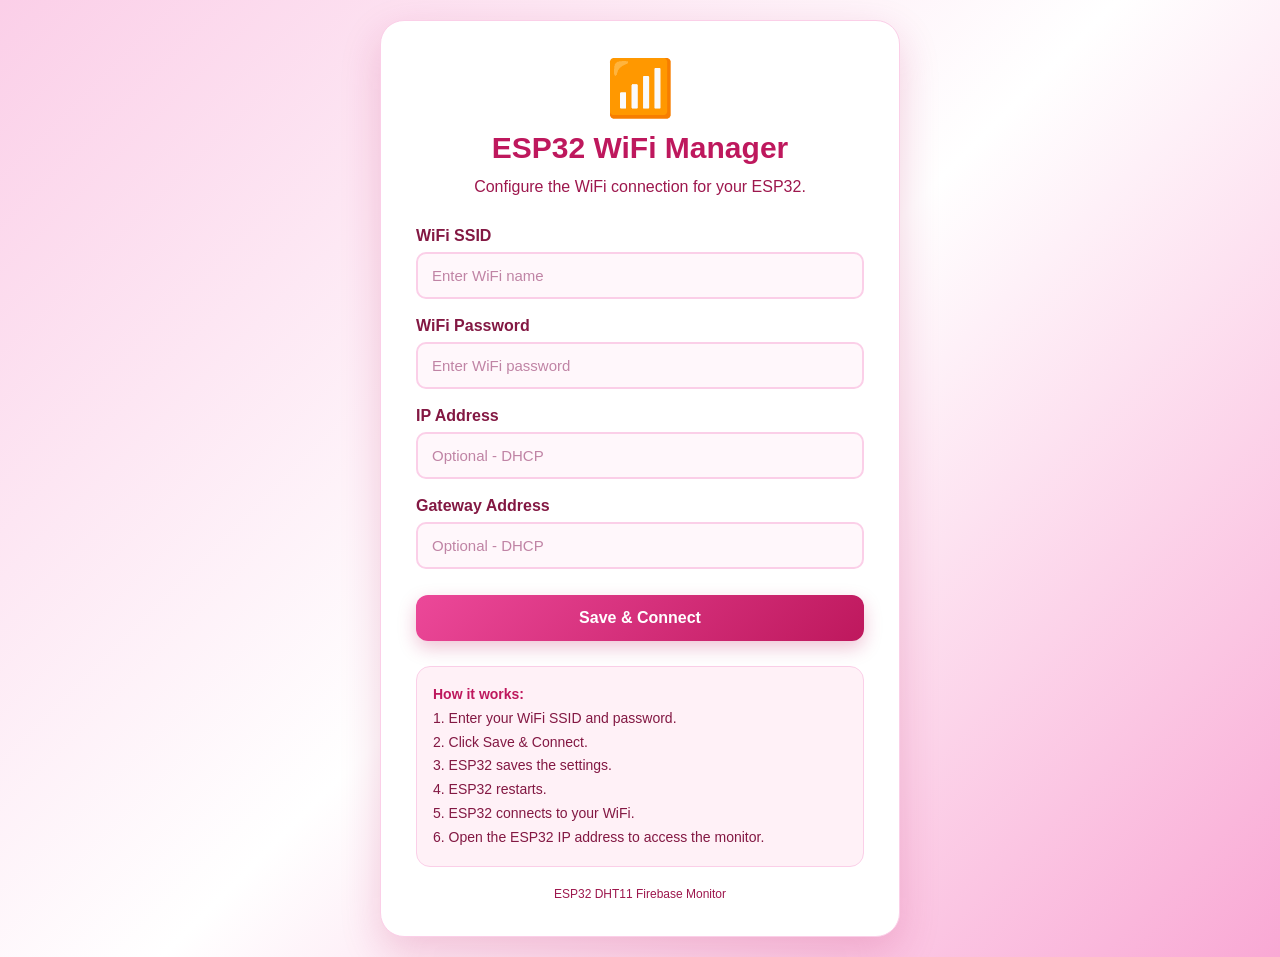
<file: wifimanager.html>
<!DOCTYPE html>
<html lang="en">

<head>

<meta charset="UTF-8">

<meta
    name="viewport"
    content="width=device-width, initial-scale=1.0"
>

<title>ESP32 WiFi Manager</title>

<style>

* {
    box-sizing: border-box;
}

body {

    margin: 0;

    min-height: 100vh;

    display: flex;

    justify-content: center;

    align-items: center;

    padding: 20px;

    font-family:
        Arial,
        Helvetica,
        sans-serif;

    background:
        linear-gradient(
            135deg,
            #fbcfe8,
            #ffffff,
            #f9a8d4
        );

    color: #831843;
}


.wifi-card {

    width: 100%;

    max-width: 520px;

    background: #ffffff;

    padding: 35px;

    border-radius: 24px;

    box-shadow:
        0 15px 40px
        rgba(190, 24, 93, 0.20);

    border:
        1px solid #fbcfe8;
}


.wifi-icon {

    text-align: center;

    font-size: 55px;

    margin-bottom: 10px;
}


h1 {

    text-align: center;

    color: #be185d;

    margin:
        0 0 10px 0;

    font-size: 30px;
}


.subtitle {

    text-align: center;

    color: #9d174d;

    line-height: 1.5;

    margin-bottom: 28px;
}


.form-group {

    margin-bottom: 18px;
}


label {

    display: block;

    margin-bottom: 7px;

    color: #831843;

    font-weight: bold;
}


input {

    width: 100%;

    padding: 13px 14px;

    border:
        2px solid #fbcfe8;

    border-radius: 10px;

    outline: none;

    font-size: 15px;

    background: #fff7fb;

    color: #831843;
}


input:focus {

    border-color: #ec4899;

    box-shadow:
        0 0 0 3px
        rgba(236, 72, 153, 0.12);
}


input::placeholder {

    color: #c084a5;
}


.wifi-button {

    width: 100%;

    padding: 14px;

    margin-top: 8px;

    border: none;

    border-radius: 12px;

    background:
        linear-gradient(
            135deg,
            #ec4899,
            #be185d
        );

    color: white;

    font-size: 16px;

    font-weight: bold;

    cursor: pointer;

    box-shadow:
        0 7px 18px
        rgba(190, 24, 93, 0.25);
}


.wifi-button:hover {

    transform: translateY(-1px);
}


.info {

    margin-top: 25px;

    padding: 16px;

    border-radius: 14px;

    background: #fff1f7;

    color: #831843;

    font-size: 14px;

    line-height: 1.7;

    border:
        1px solid #fbcfe8;
}


.info strong {

    color: #be185d;
}


.footer {

    margin-top: 20px;

    text-align: center;

    font-size: 12px;

    color: #9d174d;
}


@media (max-width: 600px) {

    body {
        padding: 12px;
    }

    .wifi-card {
        padding: 25px 20px;
    }

    h1 {
        font-size: 25px;
    }

}

</style>

</head>


<body>

<div class="wifi-card">

    <div class="wifi-icon">
        📶
    </div>

    <h1>
        ESP32 WiFi Manager
    </h1>

    <div class="subtitle">
        Configure the WiFi connection
        for your ESP32.
    </div>


    <form action="/" method="POST">

        <div class="form-group">

            <label for="ssid">
                WiFi SSID
            </label>

            <input
                type="text"
                id="ssid"
                name="ssid"
                placeholder="Enter WiFi name"
                required
            >

        </div>


        <div class="form-group">

            <label for="pass">
                WiFi Password
            </label>

            <input
                type="password"
                id="pass"
                name="pass"
                placeholder="Enter WiFi password"
                required
            >

        </div>


        <div class="form-group">

            <label for="ip">
                IP Address
            </label>

            <input
                type="text"
                id="ip"
                name="ip"
                placeholder="Optional - DHCP"
            >

        </div>


        <div class="form-group">

            <label for="gateway">
                Gateway Address
            </label>

            <input
                type="text"
                id="gateway"
                name="gateway"
                placeholder="Optional - DHCP"
            >

        </div>


        <button
            type="submit"
            class="wifi-button"
        >
            Save & Connect
        </button>

    </form>


    <div class="info">

        <strong>How it works:</strong>

        <br>

        1. Enter your WiFi SSID and password.

        <br>

        2. Click Save & Connect.

        <br>

        3. ESP32 saves the settings.

        <br>

        4. ESP32 restarts.

        <br>

        5. ESP32 connects to your WiFi.

        <br>

        6. Open the ESP32 IP address
        to access the monitor.

    </div>


    <div class="footer">
        ESP32 DHT11 Firebase Monitor
    </div>

</div>

</body>

</html>
</file>
